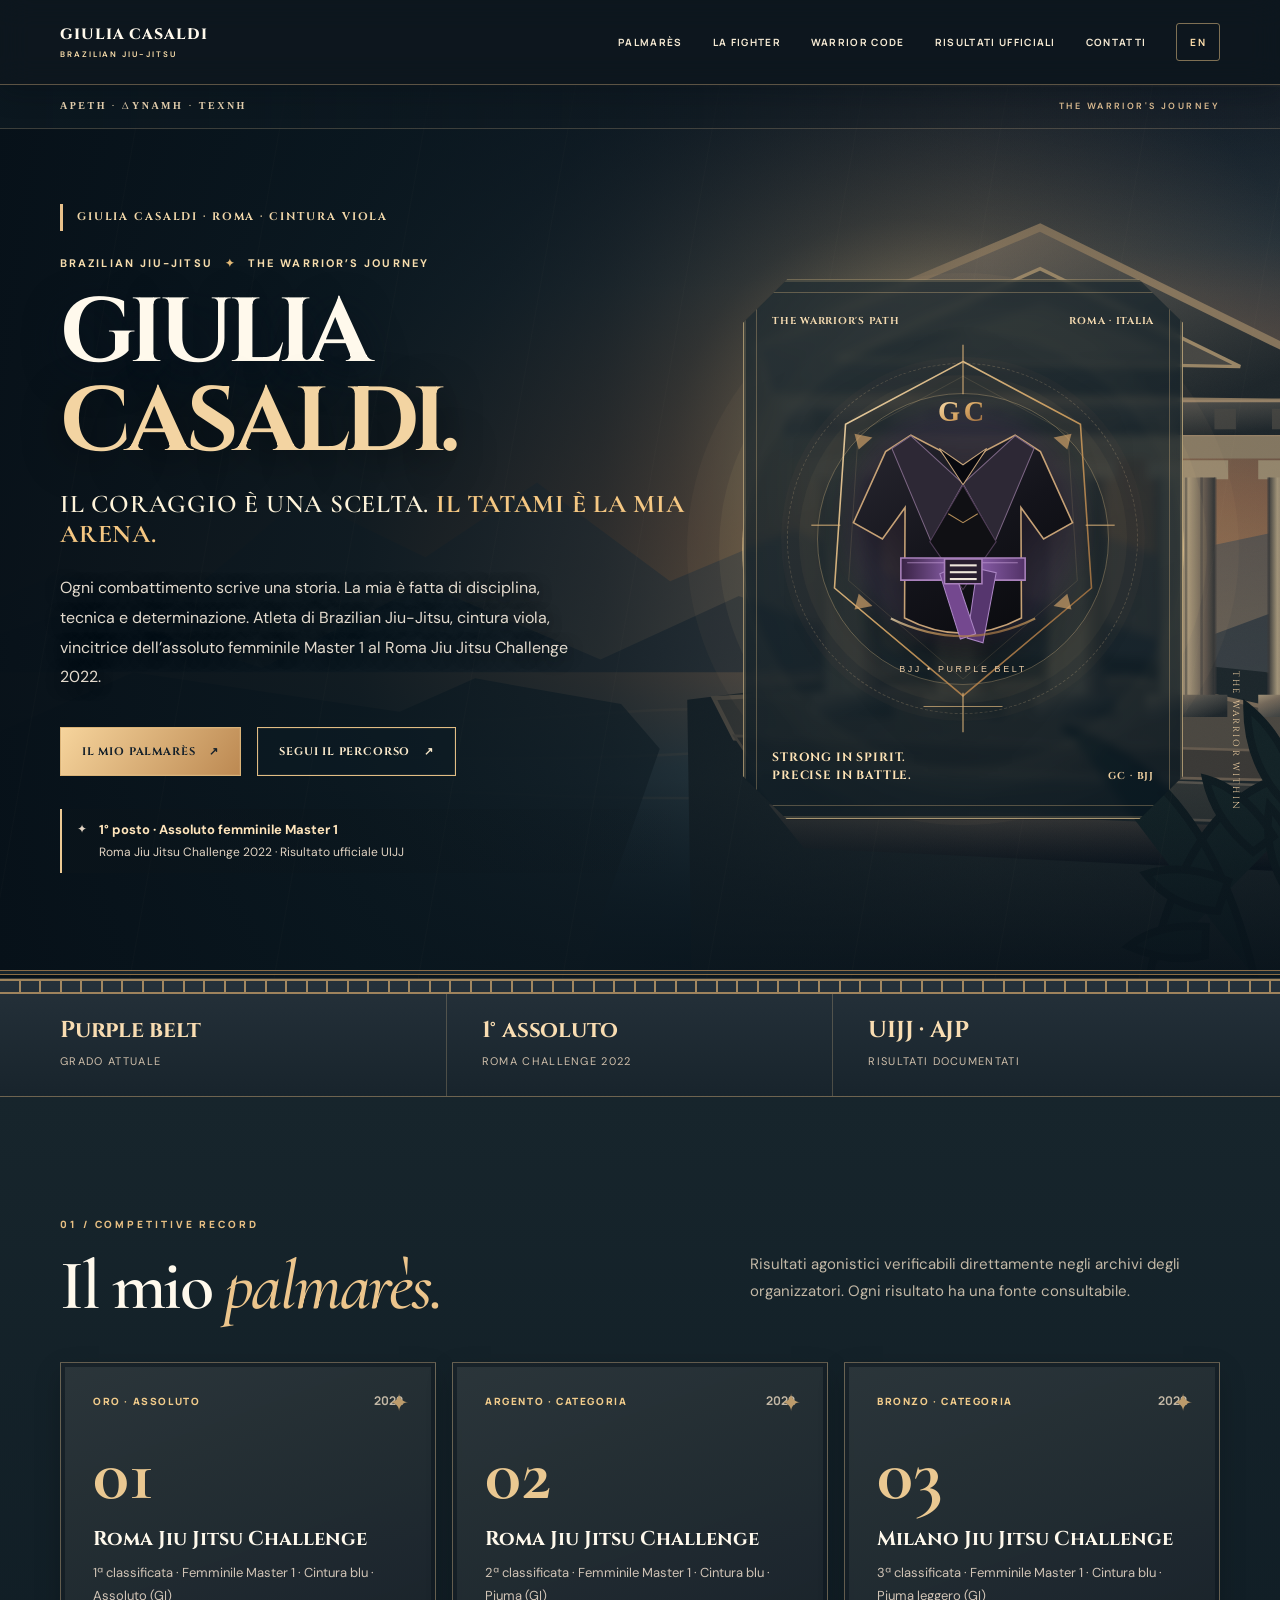
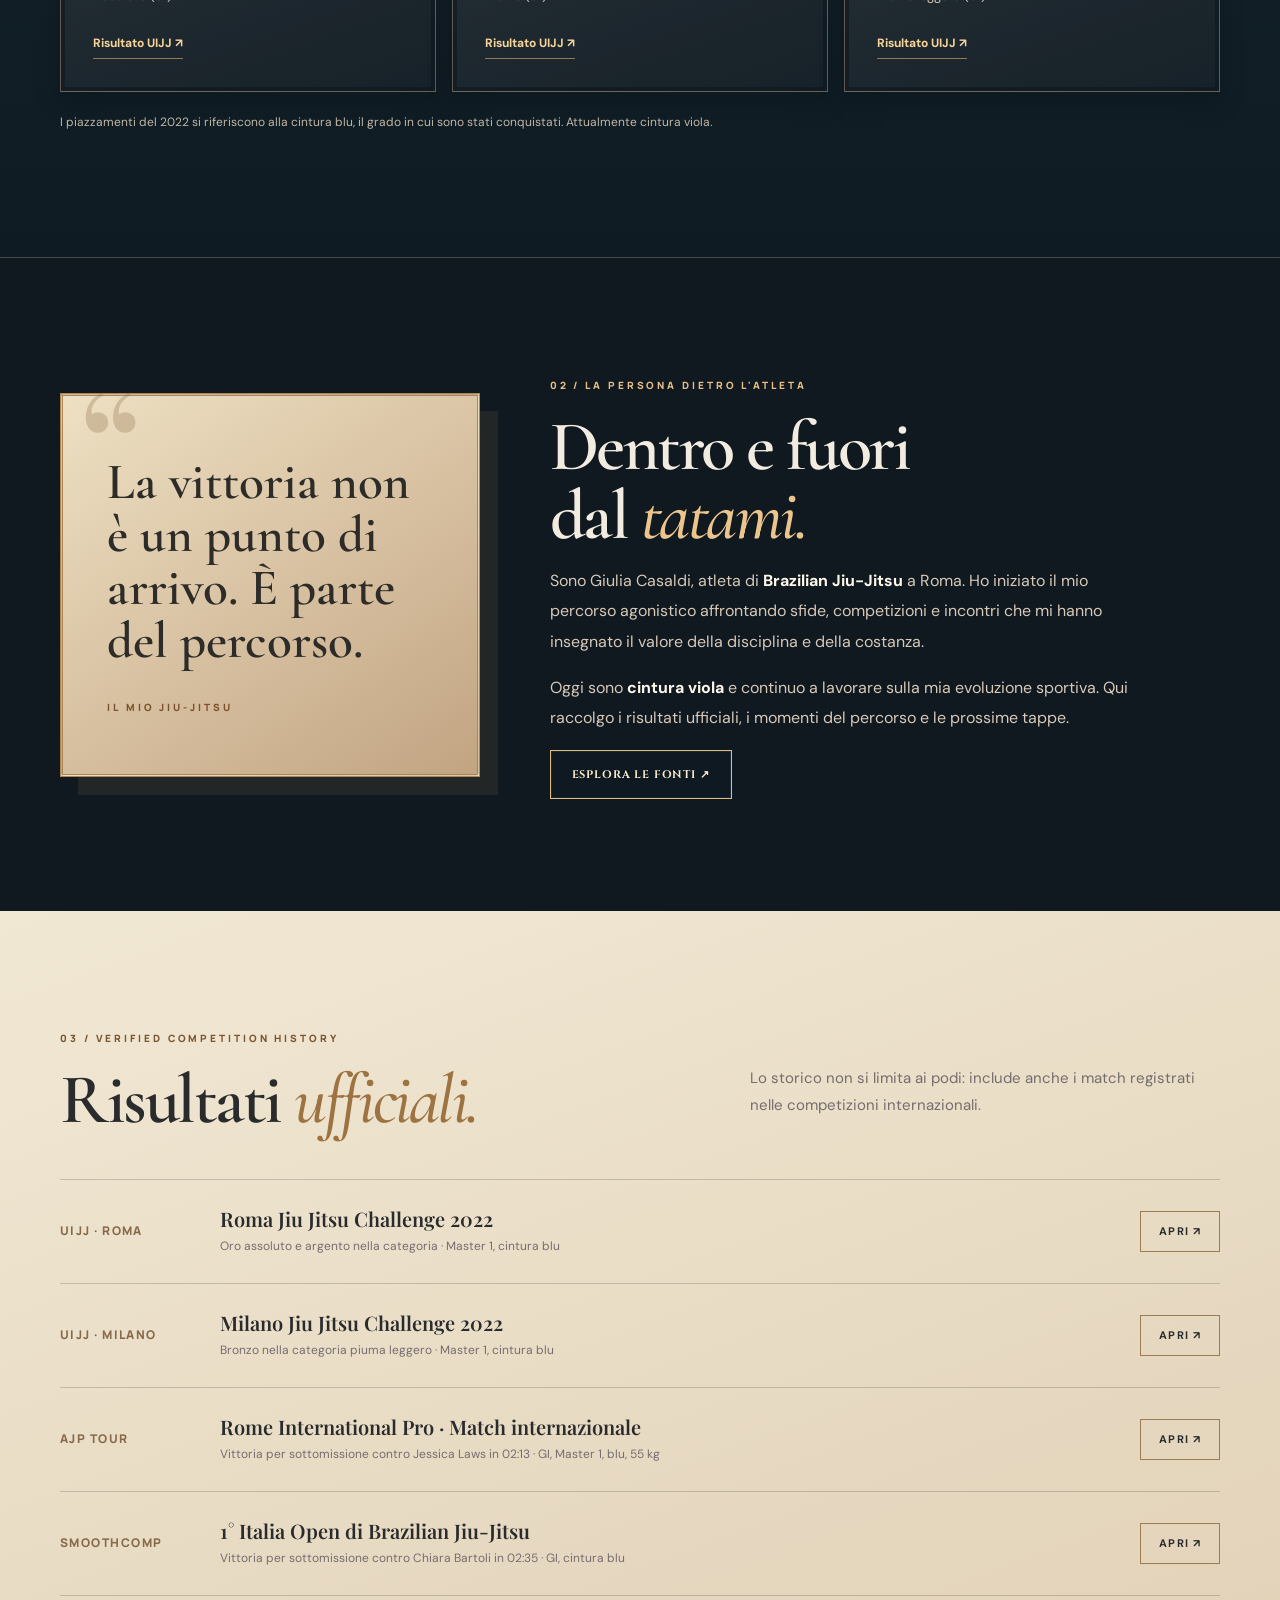
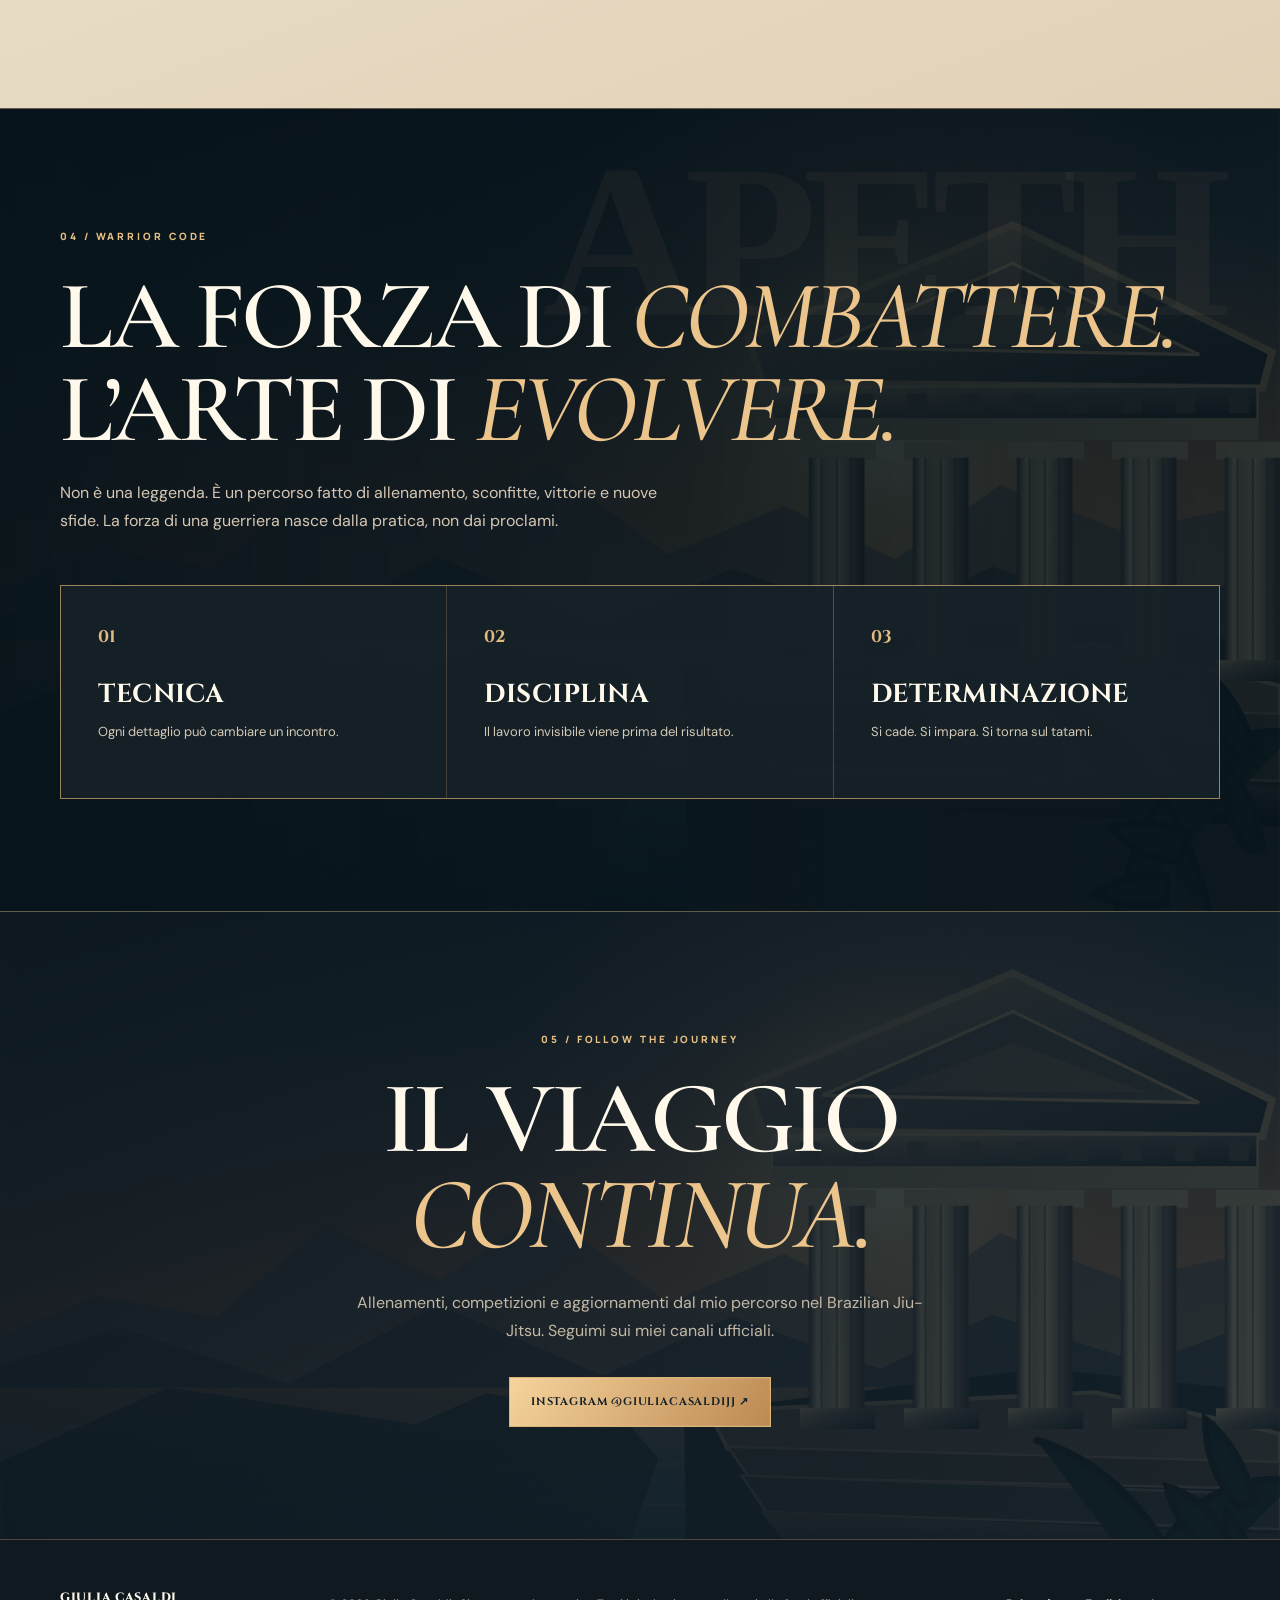
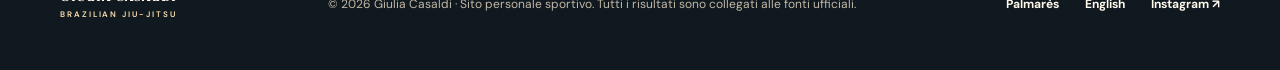
<file: index.html>
<!doctype html>
<html lang="it">
<head>
<meta charset="utf-8">
<meta name="viewport" content="width=device-width,initial-scale=1">
<title>Giulia Casaldi | Atleta e campionessa di Brazilian Jiu-Jitsu (BJJ)</title>
<meta name="description" content="Sito ufficiale di Giulia Casaldi, atleta italiana di Brazilian Jiu-Jitsu, cintura viola. Vincitrice dell'assoluto al Roma Jiu Jitsu Challenge 2022. Risultati UIJJ e AJP.">
<meta name="theme-color" content="#131a21">
<meta name="robots" content="index,follow,max-image-preview:large">
<link rel="canonical" href="https://gcasaldi.github.io/giuliacasaldibjj/">
<link rel="alternate" hreflang="it" href="https://gcasaldi.github.io/giuliacasaldibjj/">
<link rel="alternate" hreflang="en" href="https://gcasaldi.github.io/giuliacasaldibjj/en/">
<link rel="alternate" hreflang="x-default" href="https://gcasaldi.github.io/giuliacasaldibjj/">
<meta property="og:type" content="profile">
<meta property="og:locale" content="it_IT">
<meta property="og:locale:alternate" content="en_US">
<meta property="og:site_name" content="Giulia Casaldi | BJJ">
<meta property="og:title" content="Giulia Casaldi — Brazilian Jiu-Jitsu Athlete & Champion">
<meta property="og:description" content="Atleta BJJ • Cintura viola • Vincitrice dell'assoluto Roma Jiu Jitsu Challenge 2022 • Risultati ufficiali UIJJ e AJP.">
<meta property="og:url" content="https://gcasaldi.github.io/giuliacasaldibjj/">
<meta name="twitter:card" content="summary">
<link rel="icon" href="favicon.svg" type="image/svg+xml">
<link rel="stylesheet" href="style.css">
<script type="application/ld+json">
{"@context":"https://schema.org","@type":"Person","name":"Giulia Casaldi","url":"https://gcasaldi.github.io/giuliacasaldibjj/","description":"Atleta italiana di Brazilian Jiu-Jitsu, cintura viola. Prima classificata nella categoria assoluto femminile Master 1 cintura blu al Roma Jiu Jitsu Challenge 2022.","nationality":{"@type":"Country","name":"Italy"},"homeLocation":{"@type":"Place","name":"Roma, Italia"},"knowsAbout":["Brazilian Jiu-Jitsu","BJJ","Grappling"],"sameAs":["https://www.instagram.com/giuliacasaldijj/"],"@id":"https://gcasaldi.github.io/giuliacasaldibjj/#athlete","mainEntityOfPage":"https://gcasaldi.github.io/giuliacasaldibjj/"}
</script>
</head>
<body>
<a class="skip" href="#main">Vai al contenuto</a>
<header class="header"><nav class="nav wrap" aria-label="Navigazione principale">
<a class="brand" href="#top" aria-label="Giulia Casaldi, torna all'inizio">GIULIA CASALDI<small>BRAZILIAN JIU-JITSU</small></a>
<div class="navlinks"><a href="#risultati">Palmarès</a><a href="#storia">La fighter</a><a href="#codice">Warrior code</a><a href="#fonti">Risultati ufficiali</a><a href="#contatti">Contatti</a><a href="en/" class="lang" lang="en" aria-label="English version">EN</a></div><details class="mobile-menu"><summary>MENU ☰</summary><div class="mobile-panel"><a href="#risultati">Palmarès</a><a href="#storia">La fighter</a><a href="#codice">Warrior code</a><a href="#fonti">Risultati ufficiali</a><a href="#contatti">Contatti</a><a href="en/" lang="en" aria-label="English version">English</a></div></details>
</nav></header>
<main id="main">
<section class="hero odyssey-hero" id="top" aria-labelledby="hero-title"><div class="hero-chapter" aria-hidden="true"><span>ΑΡΕΤΗ · ΔΥΝΑΜΗ · ΤΕΧΝΗ</span><span>THE WARRIOR'S JOURNEY</span></div><div class="wrap hero-grid">
<div class="hero-copy"><span class="eyebrow">GIULIA CASALDI · ROMA · CINTURA VIOLA</span>
<div class="hero-brow">BRAZILIAN JIU-JITSU <span aria-hidden="true">✦</span> THE WARRIOR’S JOURNEY</div><h1 id="hero-title">GIULIA<br><em>CASALDI.</em></h1><p class="hero-slogan">IL CORAGGIO È UNA SCELTA. <strong>IL TATAMI È LA MIA ARENA.</strong></p>
<p class="hero-lead">Ogni combattimento scrive una storia. La mia è fatta di disciplina, tecnica e determinazione. Atleta di Brazilian Jiu-Jitsu, cintura viola, vincitrice dell’assoluto femminile Master 1 al Roma Jiu Jitsu Challenge 2022.</p>
<div class="cta-row"><a class="btn btn-primary" href="#risultati">IL MIO PALMARÈS <span aria-hidden="true">↗</span></a><a class="btn btn-secondary" href="https://www.instagram.com/giuliacasaldijj/" target="_blank" rel="noopener noreferrer">SEGUI IL PERCORSO <span aria-hidden="true">↗</span></a></div>
<div class="hero-proof"><span aria-hidden="true">✦</span><div><strong>1° posto · Assoluto femminile Master 1</strong>Roma Jiu Jitsu Challenge 2022 · Risultato ufficiale UIJJ</div></div>
</div>
<div class="art" aria-label="Emblema BJJ su uno scenario illustrato ispirato all'antica Grecia"><div class="art-inner"><div class="art-corner"><span>THE WARRIOR'S PATH</span><span>ROMA · ITALIA</span></div><div class="greek-medallion"><span class="medallion-orbit" aria-hidden="true"></span><img class="crest-img" src="warrior-crest.svg" width="600" height="750" alt="Emblema sportivo illustrato originale con gi da Brazilian Jiu-Jitsu e cintura viola"></div><div class="art-bottom"><span>STRONG IN SPIRIT.<br>PRECISE IN BATTLE.</span><span>GC · BJJ</span></div></div><span class="art-caption">THE WARRIOR WITHIN</span></div>
</div></section>
<div class="bar" aria-label="Dati sportivi"><div class="wrap bar-inner"><div class="bar-item"><strong>Purple belt</strong><span>Grado attuale</span></div><div class="bar-item"><strong>1° assoluto</strong><span>Roma Challenge 2022</span></div><div class="bar-item"><strong>UIJJ · AJP</strong><span>Risultati documentati</span></div></div></div>
<section class="section results" id="risultati" aria-labelledby="results-title"><div class="wrap">
<div class="section-head"><div><span class="eyebrow">01 / Competitive record</span><h2 id="results-title">Il mio <em>palmarès.</em></h2></div><p class="section-intro">Risultati agonistici verificabili direttamente negli archivi degli organizzatori. Ogni risultato ha una fonte consultabile.</p></div>
<div class="result-grid">
<article class="result-card"><div class="result-top"><span class="pill">Oro · Assoluto</span><span class="year">2022</span></div><div class="result-number">01</div><h3>Roma Jiu Jitsu Challenge</h3><p>1ª classificata · Femminile Master 1 · Cintura blu · Assoluto (GI)</p><a class="proof-link" target="_blank" rel="noopener noreferrer" href="https://www.uijj.org/it/elenco-gare/roma-jiu-jitsu-challenge-2022">Risultato UIJJ ↗</a></article>
<article class="result-card"><div class="result-top"><span class="pill">Argento · Categoria</span><span class="year">2022</span></div><div class="result-number">02</div><h3>Roma Jiu Jitsu Challenge</h3><p>2ª classificata · Femminile Master 1 · Cintura blu · Piuma (GI)</p><a class="proof-link" target="_blank" rel="noopener noreferrer" href="https://www.uijj.org/it/elenco-gare/roma-jiu-jitsu-challenge-2022">Risultato UIJJ ↗</a></article>
<article class="result-card"><div class="result-top"><span class="pill">Bronzo · Categoria</span><span class="year">2022</span></div><div class="result-number">03</div><h3>Milano Jiu Jitsu Challenge</h3><p>3ª classificata · Femminile Master 1 · Cintura blu · Piuma leggero (GI)</p><a class="proof-link" target="_blank" rel="noopener noreferrer" href="https://www.uijj.org/it/elenco-gare/milano-jiu-jitsu-challenge-2022">Risultato UIJJ ↗</a></article>
</div><p class="note">I piazzamenti del 2022 si riferiscono alla cintura blu, il grado in cui sono stati conquistati. Attualmente cintura viola.</p></div></section>
<section class="section" id="storia" aria-labelledby="story-title"><div class="wrap story-grid">
<div class="quote-block"><blockquote>La vittoria non è un punto di arrivo. È parte del percorso.</blockquote><span class="eyebrow">Il mio Jiu-Jitsu</span></div>
<div class="story-copy"><span class="eyebrow">02 / La persona dietro l'atleta</span><h2 id="story-title">Dentro e fuori<br>dal <em>tatami.</em></h2><p>Sono Giulia Casaldi, atleta di <strong>Brazilian Jiu-Jitsu</strong> a Roma. Ho iniziato il mio percorso agonistico affrontando sfide, competizioni e incontri che mi hanno insegnato il valore della disciplina e della costanza.</p><p>Oggi sono <strong>cintura viola</strong> e continuo a lavorare sulla mia evoluzione sportiva. Qui raccolgo i risultati ufficiali, i momenti del percorso e le prossime tappe.</p><a class="btn btn-secondary" href="#fonti">Esplora le fonti ↗</a></div>
</div></section>
<section class="section evidence" id="fonti" aria-labelledby="sources-title"><div class="wrap">
<div class="section-head"><div><span class="eyebrow">03 / Verified competition history</span><h2 id="sources-title">Risultati <em>ufficiali.</em></h2></div><p class="section-intro">Lo storico non si limita ai podi: include anche i match registrati nelle competizioni internazionali.</p></div>
<div class="source-list">
<div class="source"><span class="source-label">UIJJ · Roma</span><div><h3>Roma Jiu Jitsu Challenge 2022</h3><p>Oro assoluto e argento nella categoria · Master 1, cintura blu</p></div><a href="https://www.uijj.org/it/elenco-gare/roma-jiu-jitsu-challenge-2022" target="_blank" rel="noopener noreferrer" aria-label="Apri classifica ufficiale Roma UIJJ">Apri ↗</a></div>
<div class="source"><span class="source-label">UIJJ · Milano</span><div><h3>Milano Jiu Jitsu Challenge 2022</h3><p>Bronzo nella categoria piuma leggero · Master 1, cintura blu</p></div><a href="https://www.uijj.org/it/elenco-gare/milano-jiu-jitsu-challenge-2022" target="_blank" rel="noopener noreferrer" aria-label="Apri classifica ufficiale Milano UIJJ">Apri ↗</a></div>
<div class="source"><span class="source-label">AJP Tour</span><div><h3>Rome International Pro · Match internazionale</h3><p>Vittoria per sottomissione contro Jessica Laws in 02:13 · GI, Master 1, blu, 55 kg</p></div><a href="https://ajptour.com/de/event/522/schedule/matchlist?page=7" target="_blank" rel="noopener noreferrer" aria-label="Apri match AJP Tour">Apri ↗</a></div>
<div class="source"><span class="source-label">Smoothcomp</span><div><h3>1° Italia Open di Brazilian Jiu-Jitsu</h3><p>Vittoria per sottomissione contro Chiara Bartoli in 02:35 · GI, cintura blu</p></div><a href="https://bjjitalia.smoothcomp.com/en/event/7042/schedule/matchlist" target="_blank" rel="noopener noreferrer" aria-label="Apri incontro Smoothcomp">Apri ↗</a></div>
</div></div></section>
<section class="section warrior-code" id="codice" aria-labelledby="code-title"><div class="wrap"><div class="code-heading"><span class="eyebrow">04 / Warrior code</span><h2 id="code-title">LA FORZA DI <em>COMBATTERE.</em><br>L’ARTE DI <em>EVOLVERE.</em></h2><p>Non è una leggenda. È un percorso fatto di allenamento, sconfitte, vittorie e nuove sfide. La forza di una guerriera nasce dalla pratica, non dai proclami.</p></div><div class="code-grid"><div class="code-card"><span class="code-num">01</span><h3>TECNICA</h3><p>Ogni dettaglio può cambiare un incontro.</p></div><div class="code-card"><span class="code-num">02</span><h3>DISCIPLINA</h3><p>Il lavoro invisibile viene prima del risultato.</p></div><div class="code-card"><span class="code-num">03</span><h3>DETERMINAZIONE</h3><p>Si cade. Si impara. Si torna sul tatami.</p></div></div></div></section>
<section class="section contact" id="contatti" aria-labelledby="contact-title"><div class="wrap"><span class="eyebrow">05 / Follow the journey</span><h2 id="contact-title">IL VIAGGIO <em>CONTINUA.</em></h2><p>Allenamenti, competizioni e aggiornamenti dal mio percorso nel Brazilian Jiu-Jitsu. Seguimi sui miei canali ufficiali.</p><div class="cta-row"><a class="btn btn-primary" href="https://www.instagram.com/giuliacasaldijj/" target="_blank" rel="noopener noreferrer">Instagram @giuliacasaldijj ↗</a></div></div></section>
</main>
<footer class="footer"><div class="wrap footer-inner"><a class="brand" href="#top">GIULIA CASALDI<small>BRAZILIAN JIU-JITSU</small></a><small>© 2026 Giulia Casaldi · Sito personale sportivo. Tutti i risultati sono collegati alle fonti ufficiali.</small><div class="footer-links"><a href="#risultati">Palmarès</a><a href="en/" lang="en">English</a><a href="https://www.instagram.com/giuliacasaldijj/" target="_blank" rel="noopener noreferrer">Instagram ↗</a></div></div></footer>
</body></html>
</file>
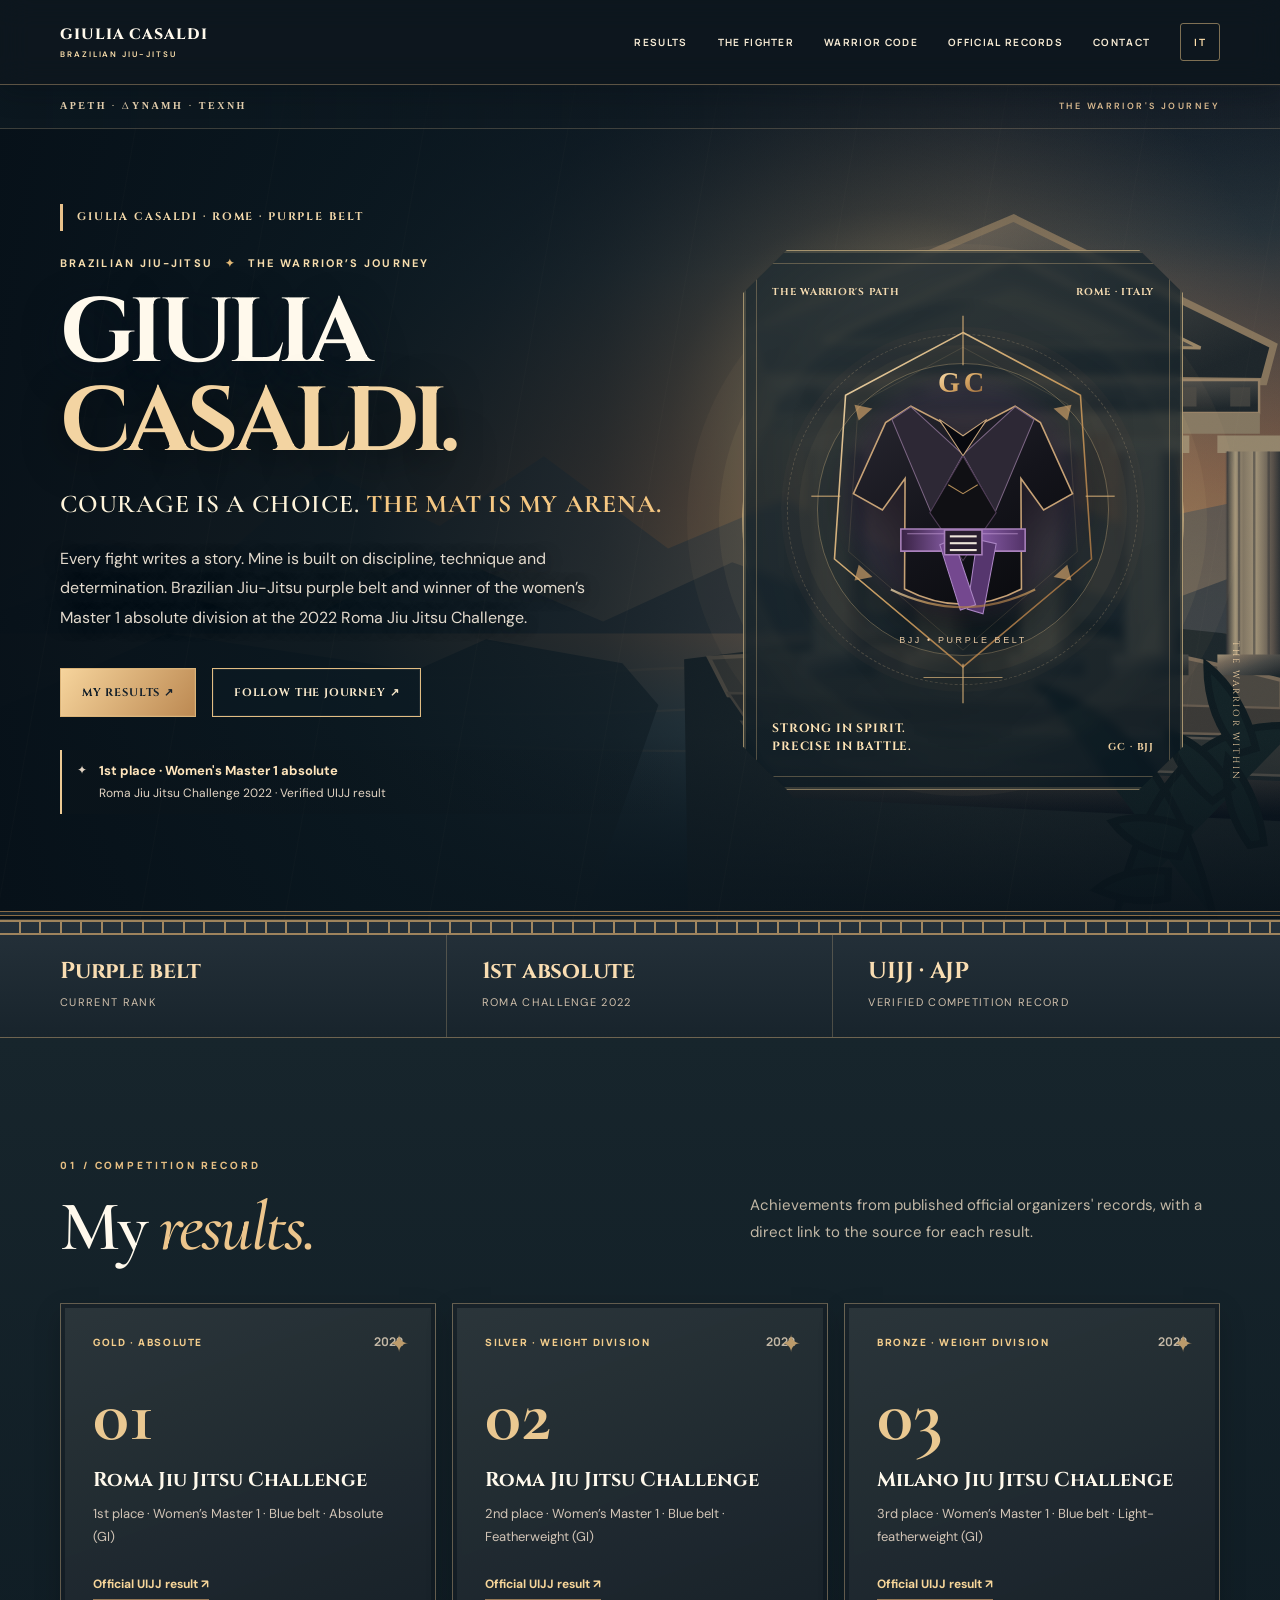
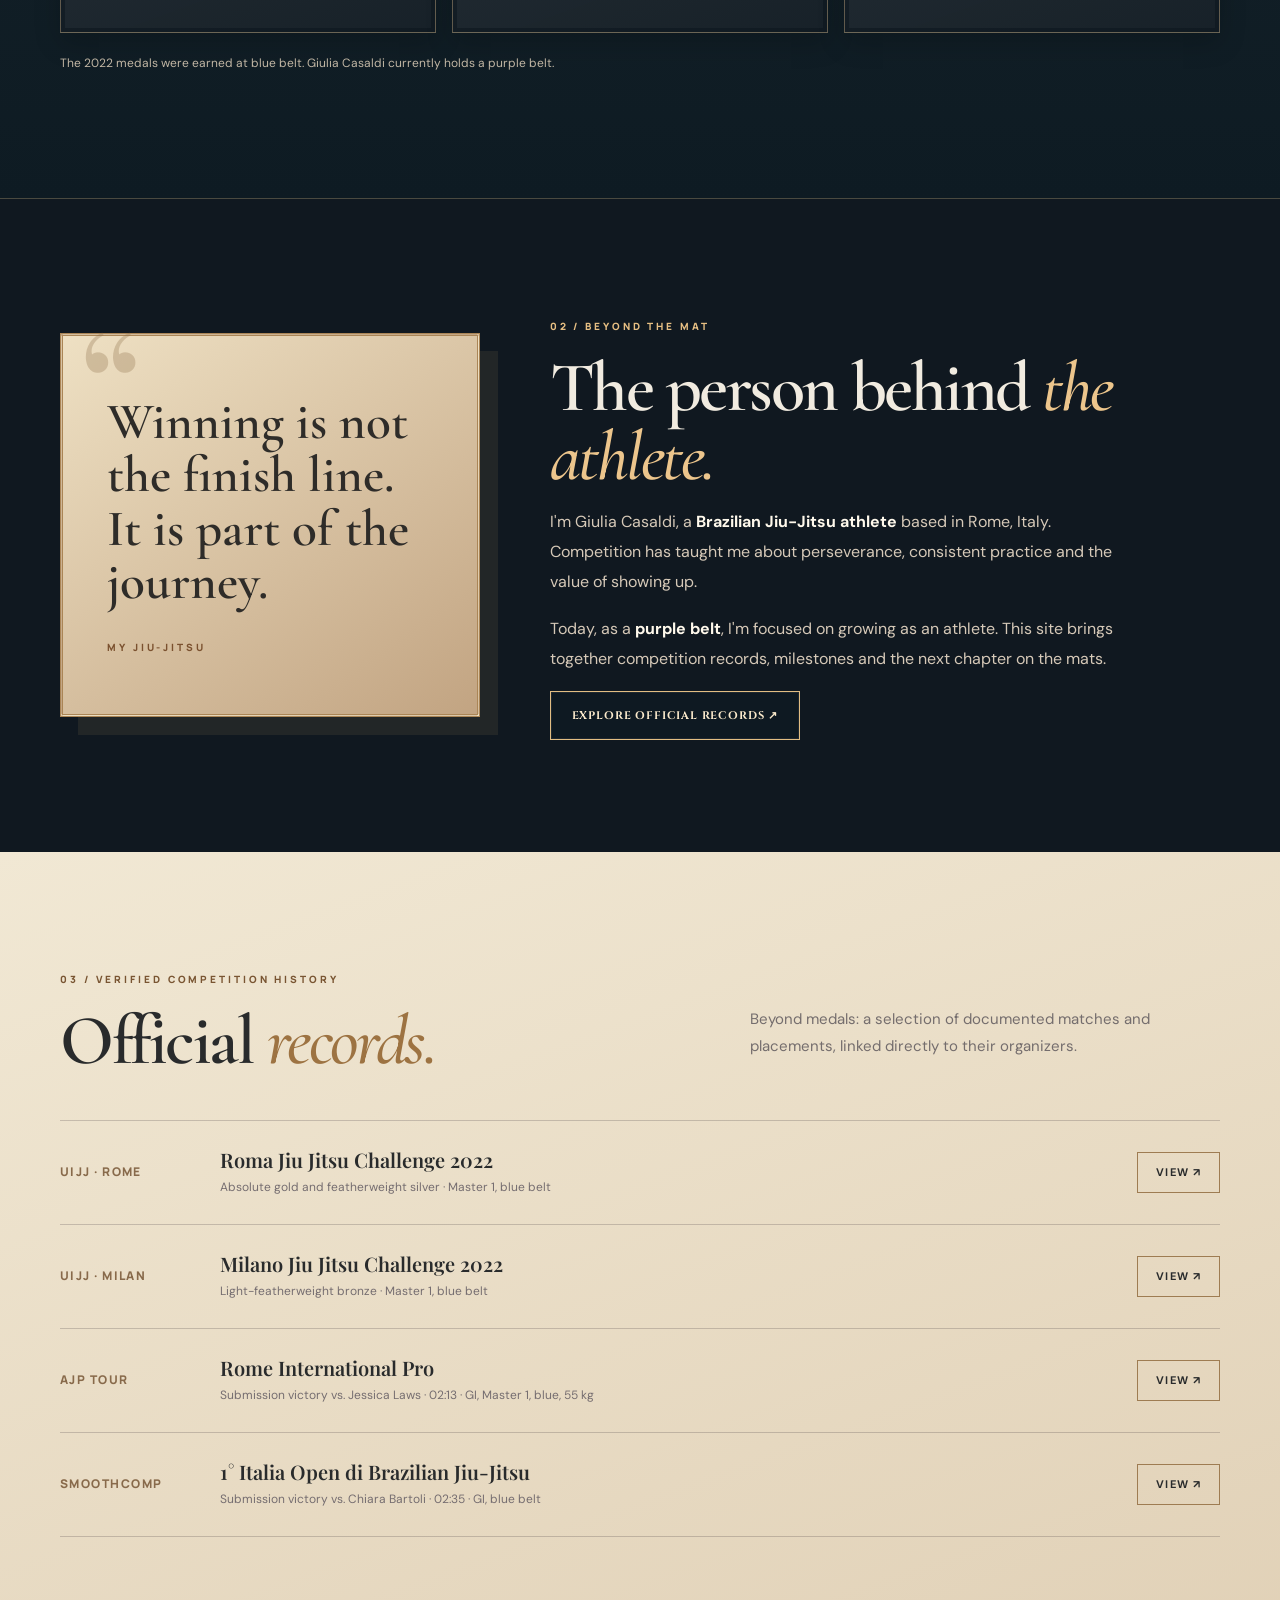
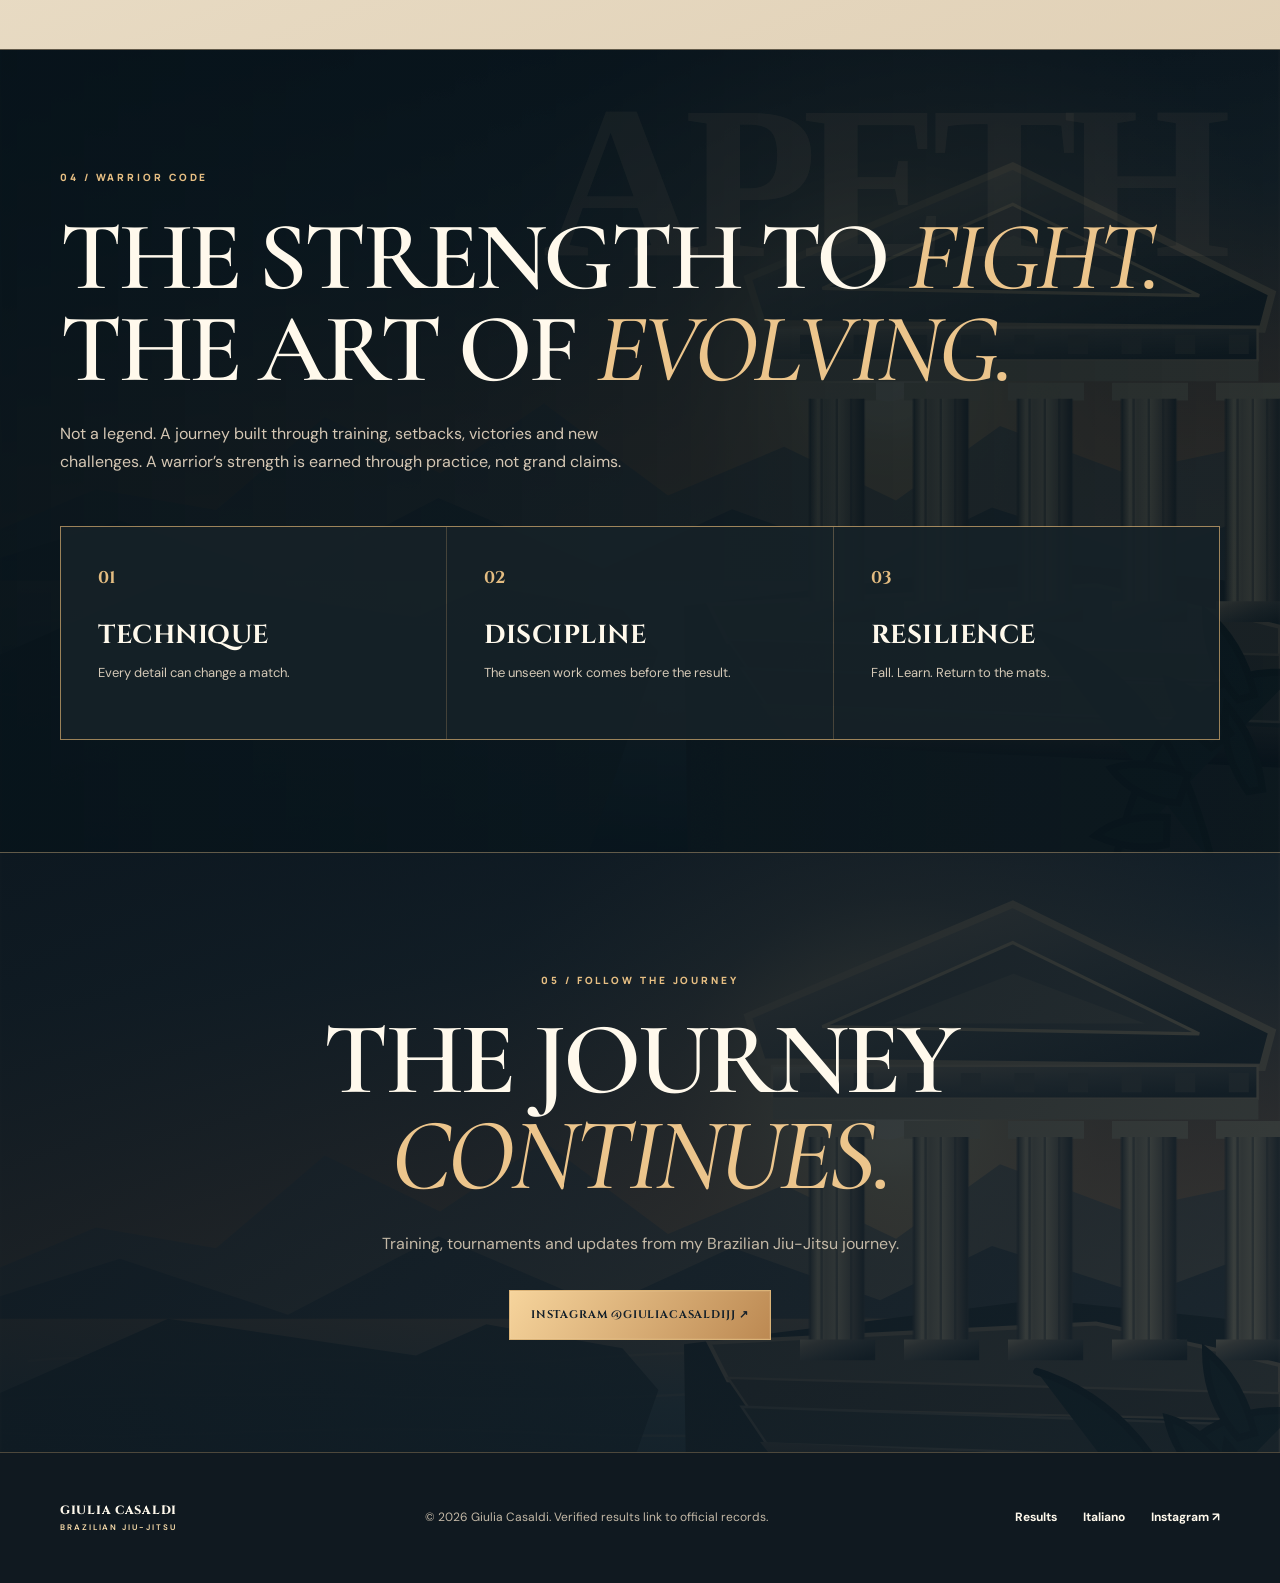
<file: en/index.html>
<!doctype html>
<html lang="en">
<head>
<meta charset="utf-8"><meta name="viewport" content="width=device-width,initial-scale=1">
<title>Giulia Casaldi | Brazilian Jiu-Jitsu Athlete & Competition Champion</title>
<meta name="description" content="Giulia Casaldi is an Italian Brazilian Jiu-Jitsu purple belt and 2022 Roma Jiu Jitsu Challenge women's Master 1 absolute division winner. Official UIJJ and AJP results.">
<meta name="theme-color" content="#131a21"><meta name="robots" content="index,follow,max-image-preview:large">
<link rel="canonical" href="https://gcasaldi.github.io/giuliacasaldibjj/en/">
<link rel="alternate" hreflang="it" href="https://gcasaldi.github.io/giuliacasaldibjj/">
<link rel="alternate" hreflang="en" href="https://gcasaldi.github.io/giuliacasaldibjj/en/">
<link rel="alternate" hreflang="x-default" href="https://gcasaldi.github.io/giuliacasaldibjj/">
<link rel="icon" href="../favicon.svg" type="image/svg+xml"><link rel="stylesheet" href="../style.css">
<meta property="og:type" content="profile"><meta property="og:locale" content="en_US"><meta property="og:locale:alternate" content="it_IT"><meta name="twitter:card" content="summary"><meta property="og:site_name" content="Giulia Casaldi | BJJ"><meta property="og:title" content="Giulia Casaldi — Brazilian Jiu-Jitsu Athlete & Champion"><meta property="og:description" content="Purple belt BJJ athlete from Rome, Italy. Verified results from UIJJ and AJP Tour."><meta property="og:url" content="https://gcasaldi.github.io/giuliacasaldibjj/en/">
<script type="application/ld+json">
{"@context":"https://schema.org","@type":"Person","name":"Giulia Casaldi","url":"https://gcasaldi.github.io/giuliacasaldibjj/","description":"Italian Brazilian Jiu-Jitsu athlete, purple belt, winner of the women's Master 1 blue belt absolute division at the 2022 Roma Jiu Jitsu Challenge.","nationality":{"@type":"Country","name":"Italy"},"knowsAbout":["Brazilian Jiu-Jitsu","BJJ","Grappling"],"sameAs":["https://www.instagram.com/giuliacasaldijj/"],"@id":"https://gcasaldi.github.io/giuliacasaldibjj/#athlete","mainEntityOfPage":"https://gcasaldi.github.io/giuliacasaldibjj/en/"}
</script>
</head><body>
<a class="skip" href="#main">Skip to content</a><header class="header"><nav class="nav wrap" aria-label="Main navigation"><a class="brand" href="#top">GIULIA CASALDI<small>BRAZILIAN JIU-JITSU</small></a><div class="navlinks"><a href="#results">Results</a><a href="#story">The fighter</a><a href="#code">Warrior code</a><a href="#sources">Official records</a><a href="#contact">Contact</a><a class="lang" href="../" lang="it" aria-label="Versione italiana">IT</a></div><details class="mobile-menu"><summary>MENU ☰</summary><div class="mobile-panel"><a href="#results">Results</a><a href="#story">The fighter</a><a href="#code">Warrior code</a><a href="#sources">Official records</a><a href="#contact">Contact</a><a href="../" lang="it" aria-label="Versione italiana">Italiano</a></div></details></nav></header>
<main id="main"><section id="top" class="hero odyssey-hero"><div class="hero-chapter" aria-hidden="true"><span>ΑΡΕΤΗ · ΔΥΝΑΜΗ · ΤΕΧΝΗ</span><span>THE WARRIOR'S JOURNEY</span></div><div class="wrap hero-grid"><div class="hero-copy"><span class="eyebrow">GIULIA CASALDI · ROME · PURPLE BELT</span><div class="hero-brow">BRAZILIAN JIU-JITSU <span aria-hidden="true">✦</span> THE WARRIOR’S JOURNEY</div><h1>GIULIA<br><em>CASALDI.</em></h1><p class="hero-slogan">COURAGE IS A CHOICE. <strong>THE MAT IS MY ARENA.</strong></p><p class="hero-lead">Every fight writes a story. Mine is built on discipline, technique and determination. Brazilian Jiu-Jitsu purple belt and winner of the women’s Master 1 absolute division at the 2022 Roma Jiu Jitsu Challenge.</p><div class="cta-row"><a href="#results" class="btn btn-primary">MY RESULTS ↗</a><a href="https://www.instagram.com/giuliacasaldijj/" target="_blank" rel="noopener noreferrer" class="btn btn-secondary">FOLLOW THE JOURNEY ↗</a></div><div class="hero-proof"><span aria-hidden="true">✦</span><div><strong>1st place · Women's Master 1 absolute</strong>Roma Jiu Jitsu Challenge 2022 · Verified UIJJ result</div></div></div><div class="art" aria-label="BJJ emblem on an original illustration inspired by ancient Greece"><div class="art-inner"><div class="art-corner"><span>THE WARRIOR'S PATH</span><span>ROME · ITALY</span></div><div class="greek-medallion"><span class="medallion-orbit" aria-hidden="true"></span><img class="crest-img" src="../warrior-crest.svg" width="600" height="750" alt="Original illustrated BJJ emblem with purple belt and gi"></div><div class="art-bottom"><span>STRONG IN SPIRIT.<br>PRECISE IN BATTLE.</span><span>GC · BJJ</span></div></div><span class="art-caption">THE WARRIOR WITHIN</span></div></div></section>
<div class="bar"><div class="wrap bar-inner"><div class="bar-item"><strong>Purple belt</strong><span>Current rank</span></div><div class="bar-item"><strong>1st absolute</strong><span>Roma Challenge 2022</span></div><div class="bar-item"><strong>UIJJ · AJP</strong><span>Verified competition record</span></div></div></div>
<section class="section results" id="results"><div class="wrap"><div class="section-head"><div><span class="eyebrow">01 / Competition record</span><h2>My <em>results.</em></h2></div><p class="section-intro">Achievements from published official organizers' records, with a direct link to the source for each result.</p></div><div class="result-grid">
<article class="result-card"><div class="result-top"><span class="pill">Gold · Absolute</span><span class="year">2022</span></div><div class="result-number">01</div><h3>Roma Jiu Jitsu Challenge</h3><p>1st place · Women’s Master 1 · Blue belt · Absolute (GI)</p><a class="proof-link" href="https://www.uijj.org/it/elenco-gare/roma-jiu-jitsu-challenge-2022" target="_blank" rel="noopener noreferrer">Official UIJJ result ↗</a></article>
<article class="result-card"><div class="result-top"><span class="pill">Silver · Weight division</span><span class="year">2022</span></div><div class="result-number">02</div><h3>Roma Jiu Jitsu Challenge</h3><p>2nd place · Women’s Master 1 · Blue belt · Featherweight (GI)</p><a class="proof-link" href="https://www.uijj.org/it/elenco-gare/roma-jiu-jitsu-challenge-2022" target="_blank" rel="noopener noreferrer">Official UIJJ result ↗</a></article>
<article class="result-card"><div class="result-top"><span class="pill">Bronze · Weight division</span><span class="year">2022</span></div><div class="result-number">03</div><h3>Milano Jiu Jitsu Challenge</h3><p>3rd place · Women’s Master 1 · Blue belt · Light-featherweight (GI)</p><a class="proof-link" href="https://www.uijj.org/it/elenco-gare/milano-jiu-jitsu-challenge-2022" target="_blank" rel="noopener noreferrer">Official UIJJ result ↗</a></article></div><p class="note">The 2022 medals were earned at blue belt. Giulia Casaldi currently holds a purple belt.</p></div></section>
<section class="section" id="story"><div class="wrap story-grid"><div class="quote-block"><blockquote>Winning is not the finish line. It is part of the journey.</blockquote><span class="eyebrow">My Jiu-Jitsu</span></div><div class="story-copy"><span class="eyebrow">02 / Beyond the mat</span><h2>The person behind <em>the athlete.</em></h2><p>I'm Giulia Casaldi, a <strong>Brazilian Jiu-Jitsu athlete</strong> based in Rome, Italy. Competition has taught me about perseverance, consistent practice and the value of showing up.</p><p>Today, as a <strong>purple belt</strong>, I'm focused on growing as an athlete. This site brings together competition records, milestones and the next chapter on the mats.</p><a class="btn btn-secondary" href="#sources">Explore official records ↗</a></div></div></section>
<section class="section evidence" id="sources"><div class="wrap"><div class="section-head"><div><span class="eyebrow">03 / Verified competition history</span><h2>Official <em>records.</em></h2></div><p class="section-intro">Beyond medals: a selection of documented matches and placements, linked directly to their organizers.</p></div><div class="source-list">
<div class="source"><span class="source-label">UIJJ · Rome</span><div><h3>Roma Jiu Jitsu Challenge 2022</h3><p>Absolute gold and featherweight silver · Master 1, blue belt</p></div><a href="https://www.uijj.org/it/elenco-gare/roma-jiu-jitsu-challenge-2022" target="_blank" rel="noopener noreferrer">View ↗</a></div>
<div class="source"><span class="source-label">UIJJ · Milan</span><div><h3>Milano Jiu Jitsu Challenge 2022</h3><p>Light-featherweight bronze · Master 1, blue belt</p></div><a href="https://www.uijj.org/it/elenco-gare/milano-jiu-jitsu-challenge-2022" target="_blank" rel="noopener noreferrer">View ↗</a></div>
<div class="source"><span class="source-label">AJP Tour</span><div><h3>Rome International Pro</h3><p>Submission victory vs. Jessica Laws · 02:13 · GI, Master 1, blue, 55 kg</p></div><a href="https://ajptour.com/de/event/522/schedule/matchlist?page=7" target="_blank" rel="noopener noreferrer">View ↗</a></div>
<div class="source"><span class="source-label">Smoothcomp</span><div><h3>1° Italia Open di Brazilian Jiu-Jitsu</h3><p>Submission victory vs. Chiara Bartoli · 02:35 · GI, blue belt</p></div><a href="https://bjjitalia.smoothcomp.com/en/event/7042/schedule/matchlist" target="_blank" rel="noopener noreferrer">View ↗</a></div>
</div></div></section>
<section class="section warrior-code" id="code" aria-labelledby="code-title"><div class="wrap"><div class="code-heading"><span class="eyebrow">04 / Warrior code</span><h2 id="code-title">THE STRENGTH TO <em>FIGHT.</em><br>THE ART OF <em>EVOLVING.</em></h2><p>Not a legend. A journey built through training, setbacks, victories and new challenges. A warrior’s strength is earned through practice, not grand claims.</p></div><div class="code-grid"><div class="code-card"><span class="code-num">01</span><h3>TECHNIQUE</h3><p>Every detail can change a match.</p></div><div class="code-card"><span class="code-num">02</span><h3>DISCIPLINE</h3><p>The unseen work comes before the result.</p></div><div class="code-card"><span class="code-num">03</span><h3>RESILIENCE</h3><p>Fall. Learn. Return to the mats.</p></div></div></div></section>
<section class="section contact" id="contact"><div class="wrap"><span class="eyebrow">05 / Follow the journey</span><h2>THE JOURNEY <em>CONTINUES.</em></h2><p>Training, tournaments and updates from my Brazilian Jiu-Jitsu journey.</p><div class="cta-row"><a class="btn btn-primary" href="https://www.instagram.com/giuliacasaldijj/" target="_blank" rel="noopener noreferrer">Instagram @giuliacasaldijj ↗</a></div></div></section></main>
<footer class="footer"><div class="wrap footer-inner"><a class="brand" href="#top">GIULIA CASALDI<small>BRAZILIAN JIU-JITSU</small></a><small>© 2026 Giulia Casaldi. Verified results link to official records.</small><div class="footer-links"><a href="#results">Results</a><a href="../" lang="it">Italiano</a><a href="https://www.instagram.com/giuliacasaldijj/" target="_blank" rel="noopener noreferrer">Instagram ↗</a></div></div></footer>
</body></html>
</file>
<file: style.css>
@import url('https://fonts.googleapis.com/css2?family=DM+Sans:wght@400;500;600;700&family=Manrope:wght@400;500;600;700;800&family=Playfair+Display:ital,wght@0,500;0,600;0,700;1,500;1,600&family=Barlow+Condensed:wght@500;600;700;800;900&family=Cinzel:wght@400;500;600;700;800;900&family=Cormorant+Garamond:ital,wght@0,400;0,500;0,600;0,700;1,500;1,600;1,700&display=swap');
:root{--ink:#f5f0e9;--muted:#b5acae;--bg:#121016;--panel:#1c1721;--panel2:#27202b;--accent:#d6a46c;--accent2:#fae2bf;--line:rgba(250,235,217,.14);--black:#111015;--paper:#f4eee7;--wrap:1160px}*{box-sizing:border-box}html{scroll-behavior:smooth;scroll-padding-top:96px}body{margin:0;background:var(--bg);color:var(--ink);font:400 16px/1.75 'DM Sans',sans-serif;-webkit-font-smoothing:antialiased}a{color:inherit;text-decoration:none}a:focus-visible,button:focus-visible{outline:2px solid var(--accent);outline-offset:5px}button{font:inherit}img{max-width:100%;display:block}.wrap{width:min(calc(100% - 64px),var(--wrap));margin-inline:auto}.eyebrow{font:800 10px/1.3 'Manrope',sans-serif;letter-spacing:.29em;text-transform:uppercase;color:var(--accent)}.skip{position:absolute;left:15px;top:-55px;padding:12px;background:var(--paper);color:var(--black);z-index:40}.skip:focus{top:10px}.header{position:relative;z-index:20;border-bottom:1px solid var(--line);background:rgba(18,16,22,.94)}.nav{display:flex;align-items:center;justify-content:space-between;min-height:84px;gap:30px}.brand{font:800 14px/1 'Manrope',sans-serif;letter-spacing:.11em;white-space:nowrap}.brand small{display:block;font-size:9px;font-weight:600;letter-spacing:.27em;margin-top:8px;color:var(--accent)}.navlinks{display:flex;align-items:center;gap:30px;font:700 11px/1.4 'Manrope',sans-serif;letter-spacing:.12em;text-transform:uppercase}.navlinks a{transition:color .2s}.navlinks a:hover,.footer a:hover{color:var(--accent)}.navlinks .lang{border:1px solid var(--line);padding:11px 13px;border-radius:3px;color:var(--accent)}.hero{position:relative;isolation:isolate;overflow:hidden;background:radial-gradient(ellipse at 80% 52%,#312335 0,#161119 54%,#121016 78%)}.hero:after{content:'';position:absolute;bottom:0;left:0;right:0;height:1px;background:var(--line)}.hero-grid{min-height:675px;display:grid;grid-template-columns:1.02fr .98fr;align-items:center;gap:28px;padding-top:52px;padding-bottom:72px}.hero h1{font:600 clamp(62px,7.5vw,116px)/.98 'Playfair Display',Georgia,serif;letter-spacing:-.055em;margin:21px 0 20px}.hero h1 em{font-weight:500;color:var(--accent);font-style:italic}.hero-lead{color:#d4cbca;font-size:17px;max-width:470px;line-height:1.8}.cta-row{display:flex;align-items:center;gap:16px;flex-wrap:wrap;margin-top:35px}.btn{display:inline-flex;align-items:center;justify-content:center;gap:14px;padding:15px 23px;border:1px solid var(--accent);border-radius:3px;font:800 11px/1.4 'Manrope',sans-serif;text-transform:uppercase;letter-spacing:.14em;transition:transform .2s,background .2s,color .2s}.btn:hover{transform:translateY(-2px)}.btn-primary{background:var(--accent);color:var(--black)}.btn-secondary:hover{background:var(--accent);color:var(--black)}.hero-proof{display:flex;gap:12px;align-items:flex-start;margin-top:42px;padding-left:15px;border-left:2px solid var(--accent);font-size:13px;color:var(--muted)}.hero-proof strong{display:block;color:var(--ink);font-weight:700}.art{position:relative;min-height:560px;display:flex;align-items:center;justify-content:center}.art:before{content:'';position:absolute;width:410px;height:410px;border:1px solid rgba(214,164,108,.35);border-radius:50%;box-shadow:0 0 0 42px rgba(214,164,108,.025),0 0 0 85px rgba(214,164,108,.028),0 0 0 128px rgba(214,164,108,.015);transform:rotate(-24deg)}.art:after{content:'';position:absolute;inset:0;background:repeating-linear-gradient(-32deg,transparent 0 24px,rgba(255,255,255,.015) 25px,transparent 26px);z-index:-1}.art-inner{z-index:1;position:relative;display:grid;place-items:center;width:min(100%,410px);height:460px;border:1px solid var(--line);background:linear-gradient(142deg,rgba(91,61,78,.3),rgba(32,23,37,.7));box-shadow:25px 25px 70px rgba(0,0,0,.2)}.art-inner .gc{font:500 clamp(145px,16vw,230px)/1 'Playfair Display',serif;letter-spacing:-.14em;color:#d6a46c;text-shadow:0 25px 60px rgba(0,0,0,.34);transform:translateX(-12px)}.art-inner .gi{position:absolute;top:20px;left:22px;font:700 10px/1.4 'Manrope',sans-serif;letter-spacing:.25em;color:var(--accent2)}.art-inner .belt{position:absolute;bottom:28px;width:75%;height:16px;background:linear-gradient(90deg,#53346c 0%,#80589f 43%,#6b4485 80%,#302034 80%);box-shadow:0 9px 20px #0007;transform:rotate(-11deg)}.art-caption{position:absolute;right:-16px;bottom:26px;writing-mode:vertical-rl;text-transform:uppercase;letter-spacing:.31em;color:var(--muted);font-size:10px}.bar{border-bottom:1px solid var(--line);background:#17131a}.bar-inner{min-height:98px;display:grid;grid-template-columns:repeat(3,1fr);align-items:center}.bar-item{padding:22px 35px;border-right:1px solid var(--line)}.bar-item:first-child{padding-left:0}.bar-item:last-child{border:0}.bar-item strong{font:600 23px/1.1 'Playfair Display',serif;display:block;color:var(--accent2)}.bar-item span{font-size:11px;letter-spacing:.12em;text-transform:uppercase;color:var(--muted)}.section{padding:112px 0}.section-head{display:flex;justify-content:space-between;align-items:end;gap:24px;margin-bottom:42px}.section h2{font:600 clamp(42px,5.4vw,73px)/1.12 'Playfair Display',serif;letter-spacing:-.037em;margin:14px 0 0}.section h2 em{color:var(--accent);font-weight:500}.section-intro{max-width:470px;color:var(--muted);font-size:15px;line-height:1.8}.results{background:#1a151d}.result-grid{display:grid;grid-template-columns:repeat(3,1fr);gap:16px}.result-card{position:relative;display:flex;flex-direction:column;min-height:328px;padding:32px;background:linear-gradient(145deg,#2b202e,#201922);border:1px solid var(--line);transition:transform .2s,border-color .2s}.result-card:hover{transform:translateY(-5px);border-color:rgba(214,164,108,.6)}.result-top{display:flex;align-items:center;justify-content:space-between;gap:15px}.pill{font:800 10px/1 'Manrope',sans-serif;text-transform:uppercase;letter-spacing:.16em;color:var(--accent)}.year{color:var(--muted);font:700 12px/1 'Manrope',sans-serif}.result-number{font:600 66px/.95 'Playfair Display',serif;color:var(--accent);margin:35px 0 12px}.result-card h3{font:600 24px/1.28 'Playfair Display',serif;margin:0 0 10px}.result-card p{font-size:13px;color:var(--muted);margin:0 0 24px}.proof-link{margin-top:auto;align-self:flex-start;border-bottom:1px solid rgba(214,164,108,.65);padding-bottom:4px;color:var(--accent2);font-size:12px;font-weight:700}.proof-link:hover{color:#fff}.note{font-size:12px;color:var(--muted);margin-top:20px}.story-grid{display:grid;grid-template-columns:.77fr 1.23fr;gap:85px;align-items:center}.quote-block{padding:48px 38px;border:1px solid var(--line);background:linear-gradient(155deg,#312132,#211925);position:relative}.quote-block:before{content:'“';font:160px/1 'Playfair Display',serif;position:absolute;top:-34px;left:14px;color:#8b5e72;opacity:.4}.quote-block blockquote{font:italic 500 clamp(30px,3.5vw,46px)/1.28 'Playfair Display',serif;margin:0;position:relative}.quote-block .eyebrow{display:block;margin-top:32px}.story-copy p{font-size:16px;line-height:1.9;color:#cfc6c8;max-width:580px}.story-copy strong{color:var(--ink)}.evidence{background:var(--paper);color:#231c23}.evidence .eyebrow{color:#875d34}.evidence .section-intro{color:#746d6d}.source-list{margin:45px 0 0;border-top:1px solid rgba(38,29,38,.2)}.source{display:grid;grid-template-columns:135px 1fr auto;align-items:center;gap:25px;padding:26px 0;border-bottom:1px solid rgba(38,29,38,.2)}.source .source-label{color:#886a4b;font:800 12px/1.4 'Manrope',sans-serif;letter-spacing:.12em;text-transform:uppercase}.source h3{font:600 20px/1.3 'Playfair Display',serif;margin:0 0 4px}.source p{color:#756d70;font-size:12px;margin:0}.source a{border:1px solid #8e785f;padding:10px 18px;font-size:11px;font-weight:700;text-transform:uppercase;letter-spacing:.1em}.source a:hover{background:#252027;color:white}.contact{position:relative;background:radial-gradient(ellipse at 90% 20%,#392636,#151116 68%);text-align:center}.contact h2{font-size:clamp(48px,7vw,92px);max-width:820px;margin:18px auto 27px}.contact p{color:var(--muted);max-width:600px;margin:0 auto 32px}.contact .cta-row{justify-content:center;margin-top:0}.footer{border-top:1px solid var(--line);background:#100e12}.footer-inner{min-height:130px;display:flex;align-items:center;justify-content:space-between;gap:25px}.footer small{font-size:12px;color:var(--muted)}.footer-links{display:flex;gap:26px;font-size:12px;font-weight:700}.footer .brand{font-size:12px}.footer .brand small{margin-top:7px}.breadcrumbs{display:none}@media(min-width:1000px){.hero-copy{padding-bottom:25px}}@media(max-width:1000px){.navlinks{gap:15px}.hero-grid{min-height:unset;grid-template-columns:1fr 1fr}.art{min-height:430px}.art:before{width:310px;height:310px}.art-inner{height:360px}.result-card{padding:24px}.story-grid{gap:40px}}@media(max-width:760px){.wrap{width:min(calc(100% - 36px),var(--wrap))}.nav{min-height:73px}.navlinks{gap:10px}.navlinks a:not(.lang){display:none}.hero-grid{grid-template-columns:1fr;padding:62px 0 55px;gap:38px}.hero h1{font-size:clamp(62px,14vw,92px)}.hero-lead{font-size:16px}.hero-proof{margin-top:26px}.art{min-height:335px}.art:before{width:260px;height:260px}.art-inner{height:310px;width:min(86%,340px)}.art-inner .gc{font-size:155px}.art-caption{right:0}.bar-inner{grid-template-columns:1fr 1fr}.bar-item{padding:18px 16px}.bar-item:nth-child(2){border:0}.bar-item:last-child{grid-column:span 2;padding-left:0;border-top:1px solid var(--line)}.bar-item strong{font-size:20px}.section{padding:78px 0}.section-head{display:block}.section-intro{margin-top:18px}.result-grid{grid-template-columns:1fr}.result-card{min-height:275px}.result-number{margin:25px 0 8px}.story-grid{grid-template-columns:1fr}.quote-block{padding:38px 28px}.source{grid-template-columns:1fr auto;gap:10px}.source-label{grid-column:1/-1}.source h3{font-size:18px}.source a{padding:10px}.footer-inner{display:grid;justify-items:start;gap:20px;padding:30px 0}}@media(prefers-reduced-motion:reduce){html{scroll-behavior:auto}*,*:before,*:after{transition-duration:.01ms!important;animation-duration:.01ms!important}}
/* WARRIOR EDITION — original cinematic BJJ identity */
:root{--bg:#0b0a0d;--panel:#18131b;--panel2:#211827;--accent:#e0b077;--accent2:#ffe4bb;--ink:#f9f3ee;--muted:#b9abaf;--paper:#f1ebe3;--line:rgba(236,196,154,.17)}
body{background:var(--bg)}.header{background:rgba(11,10,13,.96);border-bottom:1px solid rgba(224,176,119,.25);backdrop-filter:blur(14px)}
.brand{font-size:15px;letter-spacing:.16em}.brand small{font-size:9px;color:#be9acd}.navlinks a{font-size:10px}
.hero{background:radial-gradient(ellipse at 81% 34%,#4e315b 0%,#211728 37%,#0b0a0d 76%);min-height:730px}
.hero:before{content:"";position:absolute;inset:0;z-index:-1;opacity:.28;background:repeating-linear-gradient(113deg,transparent 0 140px,rgba(234,196,144,.09) 141px,transparent 143px),repeating-linear-gradient(0deg,transparent 0 60px,rgba(255,255,255,.03) 61px,transparent 62px);pointer-events:none}
.hero-grid{grid-template-columns:1.07fr .93fr;min-height:710px;gap:24px;padding-top:76px;padding-bottom:72px}.hero-copy{position:relative;z-index:2}
.hero .eyebrow{display:inline-block;padding:9px 13px;border:1px solid rgba(224,176,119,.4);background:rgba(20,17,23,.7);letter-spacing:.18em}
.hero-brow{font:800 10px/1.5 'Manrope',sans-serif;letter-spacing:.18em;color:#f1d8b7;margin-top:18px}.hero-brow span{padding:0 7px;color:var(--accent)}
.hero h1{font:900 clamp(94px,11.5vw,159px)/.73 'Barlow Condensed',Impact,sans-serif;letter-spacing:-.025em;margin:34px 0 31px;text-shadow:0 14px 65px #0009}
.hero h1 em{font-style:normal;font-weight:900;color:transparent;-webkit-text-stroke:2px #e0b077;text-shadow:none}
.hero-slogan{font:800 clamp(19px,2.1vw,29px)/1.1 'Barlow Condensed',Impact,sans-serif;letter-spacing:.14em;color:#f8efea;margin:0 0 25px}.hero-slogan strong{color:var(--accent)}
.hero-lead{max-width:490px;font-size:16px;line-height:1.8;color:#d2c6c7;margin-top:0}
.btn{border-radius:0;padding:16px 23px;clip-path:polygon(0 0,calc(100% - 11px) 0,100% 11px,100% 100%,0 100%)}.btn-primary{background:var(--accent);color:#121016}
.hero-proof{margin-top:38px;font-size:12px}.hero-proof strong{font-size:14px}
.art{min-height:610px;transform:translateX(10px)}.art:before{width:min(95%,475px);height:530px;transform:skewY(-7deg);border:1px solid rgba(224,176,119,.23);border-radius:0;box-shadow:27px 25px 0 rgba(154,100,175,.05)}
.art-inner{position:relative;width:min(100%,495px);height:568px;padding:28px 26px;display:flex;flex-direction:column;justify-content:space-between;align-items:stretch;clip-path:polygon(11% 0,100% 0,100% 88%,89% 100%,0 100%,0 11%);background:linear-gradient(148deg,#392443,#19121f 48%,#110e16);border:1px solid rgba(224,176,119,.3);overflow:hidden}
.art-inner:before{content:"FIGHTER";position:absolute;left:-20px;bottom:80px;font:900 155px/.8 'Barlow Condensed',sans-serif;letter-spacing:-.04em;transform:rotate(-90deg) translateX(40%);transform-origin:bottom left;color:rgba(255,255,255,.045)}
.art-corner,.art-bottom{display:flex;align-items:flex-start;justify-content:space-between;gap:15px;width:100%;position:relative;z-index:2;font:800 10px/1.5 'Manrope',sans-serif;letter-spacing:.13em;color:#f1ddcb}
.art-corner span:last-child{color:#c6a2cf}.art-bottom{align-items:end;font-size:13px}.art-bottom span:last-child{color:var(--accent);white-space:nowrap;font-size:10px}
.crest-img{width:100%;height:430px;object-fit:contain;position:relative;z-index:1;margin:-25px auto -20px;filter:drop-shadow(0 18px 25px #0009)}
.art-caption{right:-15px;bottom:15px;color:#c2a4c9}
.bar{background:#19131b;border-top:1px solid rgba(224,176,119,.16)}.bar-item strong{font:900 30px/1 'Barlow Condensed',Impact,sans-serif;text-transform:uppercase;letter-spacing:.04em}
.section h2{font:900 clamp(50px,5.9vw,82px)/.97 'Barlow Condensed',Impact,sans-serif;text-transform:uppercase;letter-spacing:-.012em}.section h2 em{font-style:normal;color:var(--accent)}
.results{background:linear-gradient(180deg,#17111b,#110f14)}.result-card{background:linear-gradient(145deg,#2b1e31,#19131b);border-color:rgba(224,176,119,.16);clip-path:polygon(0 0,100% 0,100% 94%,94% 100%,0 100%)}.result-number{font:900 88px/.85 'Barlow Condensed',sans-serif}.result-card h3{font:800 27px/1.05 'Barlow Condensed',sans-serif;text-transform:uppercase}.result-card:before{content:"";position:absolute;right:26px;top:75px;width:34px;height:34px;border-right:1px solid rgba(224,176,119,.3);border-top:1px solid rgba(224,176,119,.3);transform:rotate(45deg)}
.quote-block{border-color:rgba(224,176,119,.24)}.quote-block blockquote{font:800 clamp(35px,4vw,55px)/1.04 'Barlow Condensed',Impact,sans-serif;text-transform:uppercase}
.warrior-code{position:relative;overflow:hidden;background:radial-gradient(circle at 80% 15%,rgba(113,60,129,.32),transparent 45%),#0e0b11;border-block:1px solid rgba(224,176,119,.16)}
.warrior-code:before{content:"WARRIOR";position:absolute;right:-4%;top:2%;font:900 clamp(160px,26vw,370px)/1 'Barlow Condensed',sans-serif;letter-spacing:-.07em;color:rgba(255,255,255,.018);pointer-events:none}
.code-heading{position:relative;z-index:1}.code-heading h2{font-size:clamp(55px,7.5vw,102px);margin-top:21px}.code-heading p{color:var(--muted);max-width:650px;margin:24px 0 50px}
.code-grid{display:grid;grid-template-columns:repeat(3,1fr);gap:1px;background:rgba(224,176,119,.24);border:1px solid rgba(224,176,119,.24)}
.code-card{background:#1b141e;padding:37px;min-height:220px}.code-num{color:var(--accent);font:800 14px/1 'Barlow Condensed',sans-serif}.code-card h3{font:900 37px/1 'Barlow Condensed',Impact,sans-serif;letter-spacing:.02em;margin:29px 0 12px}.code-card p{font-size:13px;color:var(--muted);margin:0}
.contact h2{font-size:clamp(55px,8vw,112px);max-width:850px}.footer{background:#080709}
.mobile-menu{display:none}
@media(max-width:1000px){.hero h1{font-size:clamp(94px,12vw,137px)}.art{min-height:510px}.art-inner{height:490px}.crest-img{height:355px}.art:before{height:430px}.hero-grid{min-height:630px}.art-corner{font-size:8px}.art-caption{right:0}}
@media(max-width:760px){.hero{min-height:0}.hero-grid{grid-template-columns:1fr;min-height:0;padding:56px 0 48px;gap:15px}.hero h1{font-size:clamp(87px,18vw,139px);margin:26px 0 27px}.hero-brow{font-size:9px}.hero-slogan{font-size:clamp(19px,5.6vw,27px)}.art{transform:none;min-height:400px}.art-inner{width:min(92%,385px);height:410px;padding:23px}.art:before{height:345px;width:83%}.crest-img{height:295px;margin:-14px auto}.art-caption{right:0;font-size:8px}.bar-item strong{font-size:27px}.section h2{font-size:clamp(54px,12vw,80px)}.code-heading h2{font-size:clamp(52px,11vw,77px)}.code-grid{grid-template-columns:1fr}.code-card{min-height:0;padding:27px}.code-card h3{margin:9px 0;font-size:31px}.contact h2{font-size:clamp(55px,12vw,85px)}
.mobile-menu{display:block;margin-left:auto;position:relative}.mobile-menu summary{list-style:none;border:1px solid var(--line);padding:10px 12px;font:800 10px/1.5 'Manrope',sans-serif;letter-spacing:.12em;cursor:pointer}.mobile-menu summary::-webkit-details-marker{display:none}.mobile-panel{position:absolute;right:0;top:calc(100% + 12px);min-width:235px;z-index:50;display:flex;flex-direction:column;background:#1c1521;border:1px solid rgba(224,176,119,.3);box-shadow:0 20px 45px #0009}.mobile-panel a{padding:12px 18px;border-bottom:1px solid var(--line);font:700 12px/1.4 'DM Sans',sans-serif}.mobile-panel a:last-child{border:0}.navlinks .lang{margin-left:auto;font-size:10px}}

/* === AEGEAN ODYSSEY — BJJ WARRIOR EDITION ===
   Original ancient-Greek-inspired visual language; no videogame logos or assets. */
:root {
 --bg:#101a20;--panel:#18232a;--panel2:#253039;
 --accent:#e3b976;--accent2:#ffe2ae;--ink:#fff9ec;
 --muted:#c3b8a6;--paper:#eadfc9;
 --line:rgba(233,195,135,.27);--black:#101a20
}
body {background:#101820;color:var(--ink)}
.header {background:rgba(13,23,30,.94);border-color:rgba(233,195,135,.36);box-shadow:0 3px 30px rgba(6,13,20,.32)}
.brand{font-family:'Cinzel',Georgia,serif;font-size:15px;font-weight:800;letter-spacing:.06em}
.brand small{color:var(--accent2);font-family:'DM Sans',sans-serif;letter-spacing:.24em;font-size:8px}
.navlinks a{color:#f6ead4}
.navlinks .lang{color:#ffdfac;border-color:rgba(233,195,135,.52)}
.navlinks a:hover{color:#ffdea4}
.hero.odyssey-hero {
 position:relative;isolation:isolate;min-height:780px;
 background:
 linear-gradient(90deg,rgba(7,17,25,.99) 0%,rgba(9,22,30,.94) 28%,rgba(12,24,32,.80) 47%,rgba(11,22,30,.31) 77%,rgba(9,20,28,.32) 100%),
 linear-gradient(0deg,rgba(7,17,25,.89),transparent 22%,transparent 77%,rgba(7,17,25,.33)),
 url('./aegean-temple.svg') center center / cover no-repeat;
}
.hero.odyssey-hero:before {content:"";position:absolute;inset:0;z-index:-1;opacity:.28;
 background:repeating-linear-gradient(100deg,transparent 0 140px,rgba(238,207,162,.06) 141px,transparent 142px);pointer-events:none}
.hero.odyssey-hero:after{content:"";position:absolute;bottom:0;left:0;right:0;height:8px;background:linear-gradient(#a88153 0 1px,#1a2830 1px 4px,#ad8450 4px 5px,transparent 5px);opacity:.8}
.hero-chapter{
 position:absolute;z-index:2;left:0;top:0;right:0;
 display:flex;align-items:center;justify-content:space-between;gap:15px;
 padding:15px max(calc((100% - 1160px)/2),32px);
 border-bottom:1px solid rgba(238,206,159,.21);
 background:linear-gradient(90deg,rgba(12,24,32,.89),rgba(34,34,38,.18));
 color:#ead4b2;font:600 10px/1.3 'Cinzel',Georgia,serif;letter-spacing:.25em
}
.hero-chapter span:last-child{font-family:'DM Sans',sans-serif;font-size:9px;letter-spacing:.27em;color:#e2c195}
.hero-grid{min-height:785px;grid-template-columns:1.1fr .9fr;gap:18px;padding-top:116px;padding-bottom:80px}
.hero-copy{max-width:640px}
.hero .eyebrow{font:700 11px/1.5 'Cinzel',Georgia,serif;letter-spacing:.17em;border:none;border-left:3px solid #e8c18b;padding:5px 0 5px 14px;background:none;color:#f1d7a9}
.hero-brow{font:700 11px/1.5 'DM Sans',sans-serif;color:#f7ddad;letter-spacing:.19em;margin-top:24px}
.hero h1{font:700 clamp(65px,7.1vw,104px)/.98 'Cinzel',Georgia,serif;letter-spacing:-.055em;margin:18px 0 22px;text-shadow:0 12px 38px #07111c}
.hero h1 em{font-style:normal;font-weight:700;color:#f3d4a2;-webkit-text-stroke:0;text-shadow:0 10px 38px rgba(0,0,0,.55)}
.hero-slogan{font:600 clamp(20px,2vw,29px)/1.16 'Cormorant Garamond',Georgia,serif;letter-spacing:.03em;margin:0 0 25px;color:#fff4da}
.hero-slogan strong{font-weight:700;color:#f5c782}
.hero-lead{max-width:530px;line-height:1.85;color:#e3dacd;font-size:16px;text-shadow:0 3px 15px #07131bc9}
.btn{font-family:'Cinzel',Georgia,serif;letter-spacing:.075em;font-size:11px;font-weight:700;border-radius:0;padding:16px 21px;clip-path:none;box-shadow:inset 0 0 0 1px rgba(255,242,207,.07)}
.btn-primary{background:linear-gradient(125deg,#f6d49c,#bc8952);color:#14202a;border:1px solid #dbb377}
.btn-primary:hover{background:#ffe3ab}
.btn-secondary{background:rgba(13,28,37,.45);border-color:#e2bd83;color:#fae9cb}
.btn-secondary:hover{background:#e1bd83;color:#14202a}
.hero-proof{margin-top:33px;padding:10px 0 10px 15px;border-left-color:#edca94;background:linear-gradient(90deg,rgba(11,20,26,.52),transparent);font-size:12px;color:#e2d4c3}
.hero-proof strong{font-size:13px;color:#ffe5bc}
.art{min-height:575px;transform:none;align-items:center}
.art:before{
 width:440px;height:440px;border-radius:50%;
 border:1px solid rgba(255,216,150,.54);transform:none;
 box-shadow:0 0 0 23px rgba(235,195,134,.06),0 0 0 55px rgba(235,195,134,.035);
 background:radial-gradient(circle,rgba(232,190,119,.11),transparent 73%);
}
.art:after{background:none}
.art-inner{
 width:min(100%,440px);height:540px;clip-path:polygon(10% 0,90% 0,100% 8%,100% 92%,90% 100%,10% 100%,0 92%,0 8%);
 background:linear-gradient(155deg,rgba(30,43,49,.72),rgba(8,22,31,.76));
 border:1px solid rgba(237,204,146,.66);outline:none;
 box-shadow:0 35px 65px rgba(5,13,20,.55),inset 0 0 0 2px rgba(223,188,136,.18);
 backdrop-filter:blur(4px);
 padding:34px 28px;
}
.art-inner:before{content:"";position:absolute;inset:12px;transform:none;border:1px solid rgba(239,200,139,.30);pointer-events:none}
.art-corner{font:700 10px/1.5 'Cinzel',Georgia,serif;letter-spacing:.075em;color:#f5dbb1}
.art-corner span:last-child{color:#f5dbb1}
.art-bottom{font:700 12px/1.5 'Cinzel',Georgia,serif;letter-spacing:.07em;color:#ffe4b6}
.art-bottom span:last-child{color:#efd0a0}
.greek-medallion{position:relative;display:grid;place-items:center;flex:1;min-height:0;width:100%}
.greek-medallion:before{content:"";position:absolute;width:76%;aspect-ratio:1;border:1px solid rgba(237,198,140,.34);border-radius:50%;box-shadow:0 0 0 18px rgba(231,182,117,.045),0 0 0 36px rgba(231,182,117,.025)}
.medallion-orbit{position:absolute;width:92%;aspect-ratio:1;border-radius:50%;border:1px dashed rgba(234,199,151,.2);transform:rotate(-18deg)}
.crest-img{position:relative;z-index:1;height:395px;max-width:100%;width:100%;margin:-13px auto;object-fit:contain;filter:drop-shadow(0 16px 24px #000a)}
.art-caption{right:-23px;bottom:26px;color:#f1d1a4;font-family:'Cinzel',Georgia,serif;font-size:9px;letter-spacing:.24em}
.bar{background:linear-gradient(180deg,#25313a,#18242c);border-bottom:1px solid rgba(219,176,113,.40)}
.bar:before{content:"";display:block;height:11px;border-top:2px solid #c9a16a;border-bottom:2px solid #c9a16a;opacity:.74;background:repeating-linear-gradient(90deg,transparent 0 19px,#d0a76e 19px 21px,transparent 21px 39px,#d0a76e 39px 41px)}
.bar-item{border-right:1px solid rgba(232,198,146,.25)}
.bar-item strong{font:700 23px/1.3 'Cinzel',Georgia,serif;color:#f9ddb2;text-transform:none;letter-spacing:-.01em}
.bar-item span{color:#cfbfab}
.section h2{font:600 clamp(50px,5.5vw,77px)/.98 'Cormorant Garamond',Georgia,serif;letter-spacing:-.035em;text-transform:none}
.section h2 em{font-style:italic;color:#ecc58c}
.results{background:linear-gradient(180deg,#17252c,#0e1b23);border-bottom:1px solid rgba(225,185,126,.25)}
.eyebrow{color:#e7bf83}
.result-card{
 clip-path:none;min-height:330px;
 background:linear-gradient(160deg,rgba(45,55,59,.93),rgba(23,33,41,.97));
 border:1px solid rgba(238,199,145,.34);
 box-shadow:inset 0 0 0 4px rgba(12,23,30,.6),0 10px 25px rgba(0,0,0,.18)
}
.result-card:before{content:"✦";font:24px/1 Georgia,serif;color:#bc9b6b;right:26px;top:28px;width:auto;height:auto;border:0;transform:none}
.result-card h3{font:700 20px/1.3 'Cinzel',Georgia,serif;text-transform:none}
.result-number{font:700 75px/.95 'Cormorant Garamond',Georgia,serif;margin:32px 0 16px;color:#eac891}
.result-card .pill{color:#f3cd8c}
.result-card p{color:#d1c4b6}
.result-card:hover{border-color:#eac38c;box-shadow:0 15px 40px rgba(5,11,18,.3)}
.proof-link{color:#f7d69a}
.story-grid{gap:70px}
.quote-block{
 background:linear-gradient(145deg,#eee0c3,#c2a482);
 color:#2e2c29;border:3px double #aa8556;
 box-shadow:18px 18px 0 rgba(195,154,102,.1);padding:60px 44px;
}
.quote-block:before{color:#8f704b;opacity:.3}
.quote-block blockquote{font:600 clamp(36px,4vw,61px)/1.04 'Cormorant Garamond',Georgia,serif;text-transform:none}
.quote-block .eyebrow{color:#7b512f}
.story-copy h2,.story-copy p{color:#f1ebe0}
.story-copy p{color:#d6c9b8}
.warrior-code{background:linear-gradient(90deg,rgba(7,19,26,.97),rgba(7,19,26,.82)),url('./aegean-temple.svg') center 56%/cover no-repeat;border-top:1px solid rgba(232,196,143,.4);border-bottom:1px solid rgba(232,196,143,.4)}
.warrior-code:before{content:"ΑΡΕΤΗ";right:5%;top:4%;color:rgba(250,219,169,.045);font-family:'Cinzel',Georgia,serif;font-size:clamp(120px,17vw,250px)}
.code-heading h2{font-family:'Cormorant Garamond',Georgia,serif;font-size:clamp(54px,7.6vw,112px);line-height:.95}
.code-heading p{color:#d5c7b4;max-width:620px}
.code-grid{background:rgba(230,190,135,.26);border:1px solid rgba(228,184,117,.55)}
.code-card{background:rgba(15,29,36,.89);min-height:212px}
.code-num{font:700 17px/1 'Cinzel',Georgia,serif;color:#e3bc81}
.code-card h3{font:700 26px/1.25 'Cinzel',Georgia,serif;margin:28px 0 10px}
.code-card p{color:#d5c9b7}
.evidence{background:linear-gradient(160deg,#f1e8d4,#e1d1b7);color:#292b2c}
.evidence .eyebrow{color:#795532}
.evidence h2 em{color:#9d7342}
.evidence .source a{border-color:#9e7c52}
.contact{background:linear-gradient(120deg,rgba(12,23,31,.94),rgba(13,26,35,.78)),url('./aegean-temple.svg') center 35%/cover no-repeat}
.contact h2{font:600 clamp(55px,8vw,115px)/.94 'Cormorant Garamond',Georgia,serif;text-transform:none}
.footer{background:#101920;border-top:1px solid rgba(232,193,132,.28)}
@media(max-width:1000px){
 .hero h1{font-size:clamp(58px,7.9vw,90px)}
 .hero-grid{grid-template-columns:1fr 1fr}
 .art{min-height:490px}
 .art-inner{height:485px;max-width:370px;padding:26px 22px}
 .art:before{width:330px;height:330px}
 .crest-img{height:345px}
 .hero-chapter{padding-inline:32px}
}
@media(max-width:760px){
 .hero.odyssey-hero{min-height:0;background:
 linear-gradient(180deg,rgba(7,17,25,.88) 0%,rgba(7,17,25,.89) 42%,rgba(7,17,25,.63) 65%,rgba(7,17,25,.89) 100%),
 url('./aegean-temple.svg') 67% center / cover no-repeat}
 .hero-chapter{position:relative;padding:11px 18px;gap:5px;font-size:9px}
 .hero-chapter span:last-child{font-size:8px}
 .hero-grid{display:grid;grid-template-columns:1fr;gap:27px;min-height:0;padding:52px 0 68px}
 .hero .eyebrow{font-size:9px}
 .hero-brow{font-size:9px;letter-spacing:.12em}
 .hero h1{font-size:clamp(57px,12.7vw,89px);line-height:1.02;letter-spacing:-.065em;margin:23px 0}
 .hero-slogan{font-size:clamp(23px,5vw,33px);line-height:1.06;letter-spacing:0}
 .hero-lead{font-size:15px}
 .art{min-height:360px;transform:none}
 .art:before{width:300px;height:300px}
 .art-inner{width:min(95%,355px);height:380px;padding:24px}
 .crest-img{height:270px}
 .art-corner{font-size:8px}
 .art-bottom{font-size:10px}
 .art-caption{right:0;bottom:9px;font-size:8px}
 .bar-item strong{font-size:18px}
 .section h2{font-size:clamp(52px,11vw,77px)}
 .quote-block{padding:38px 26px}
 .code-heading h2{font-size:clamp(52px,11vw,78px)}
 .code-card h3{font-size:24px;margin:14px 0}
 .contact h2{font-size:clamp(63px,12vw,92px)}
 .footer .brand{font-size:13px}
}
</file>
